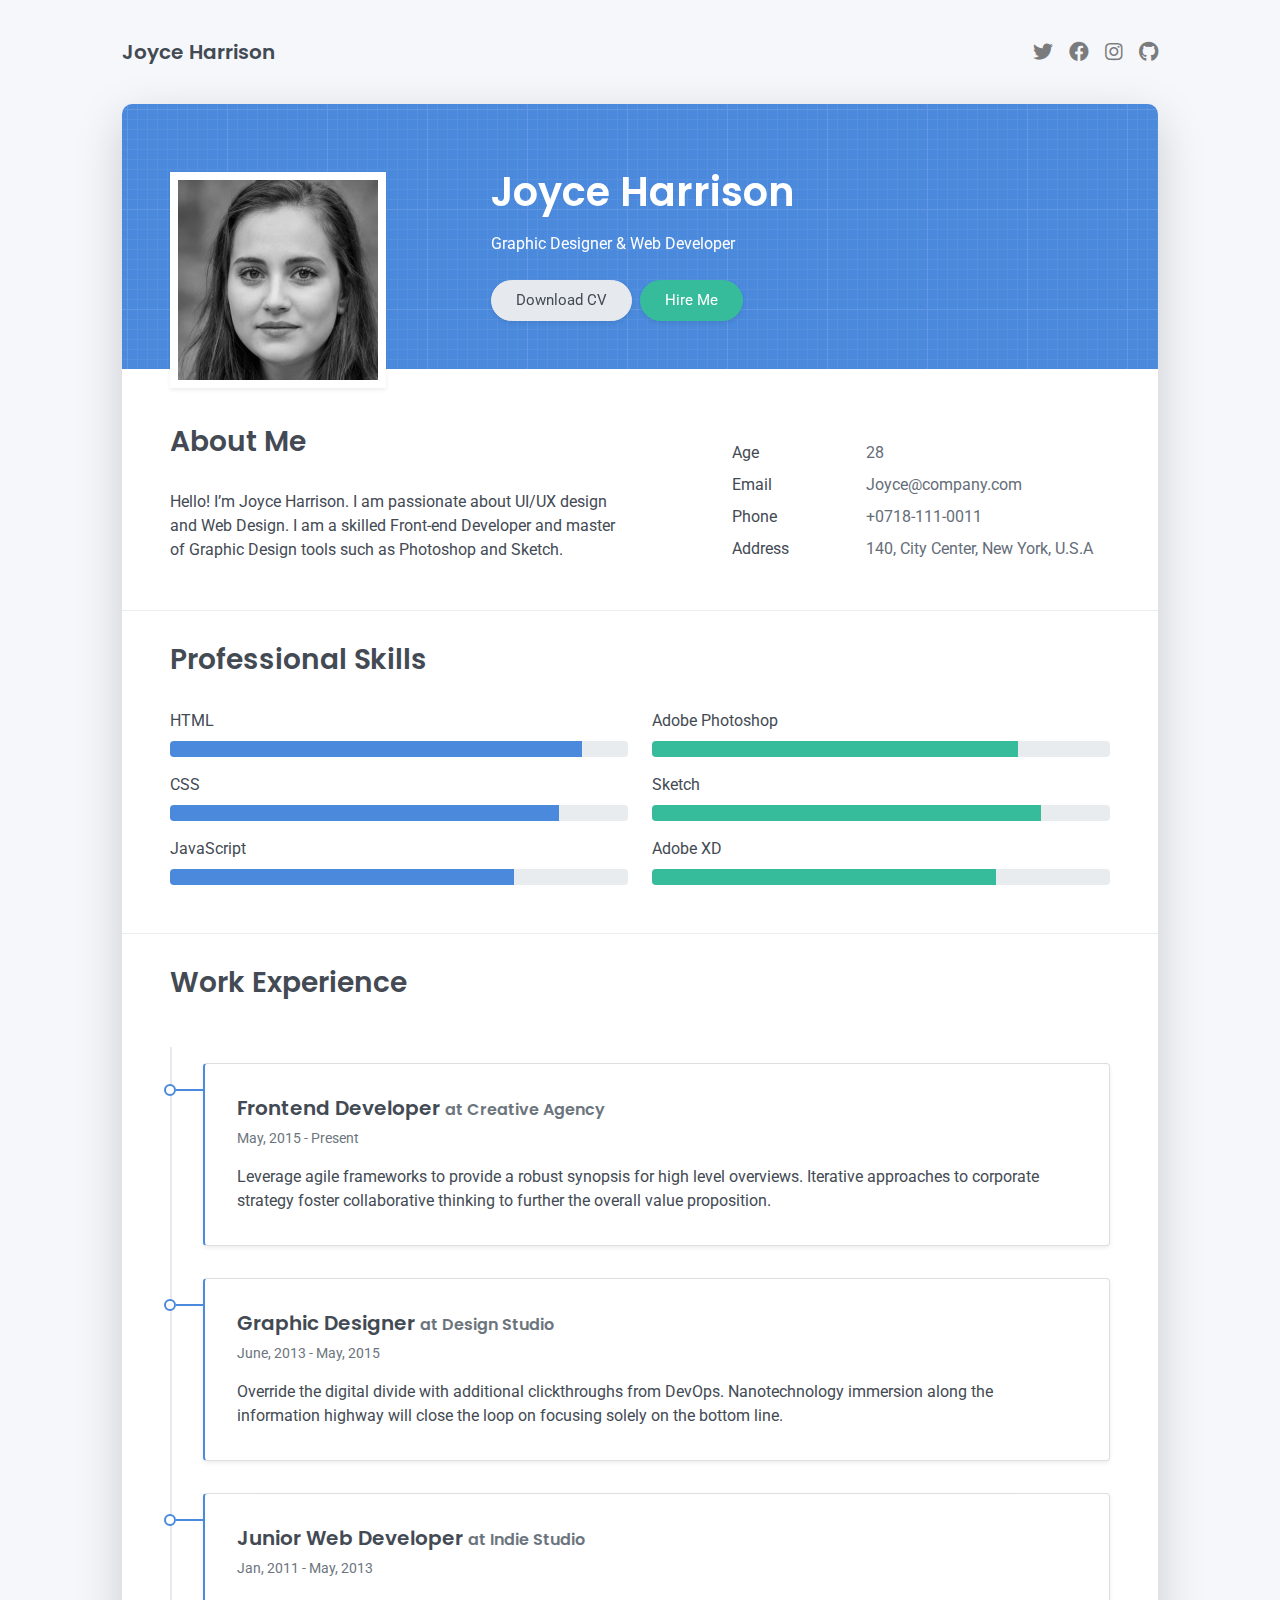
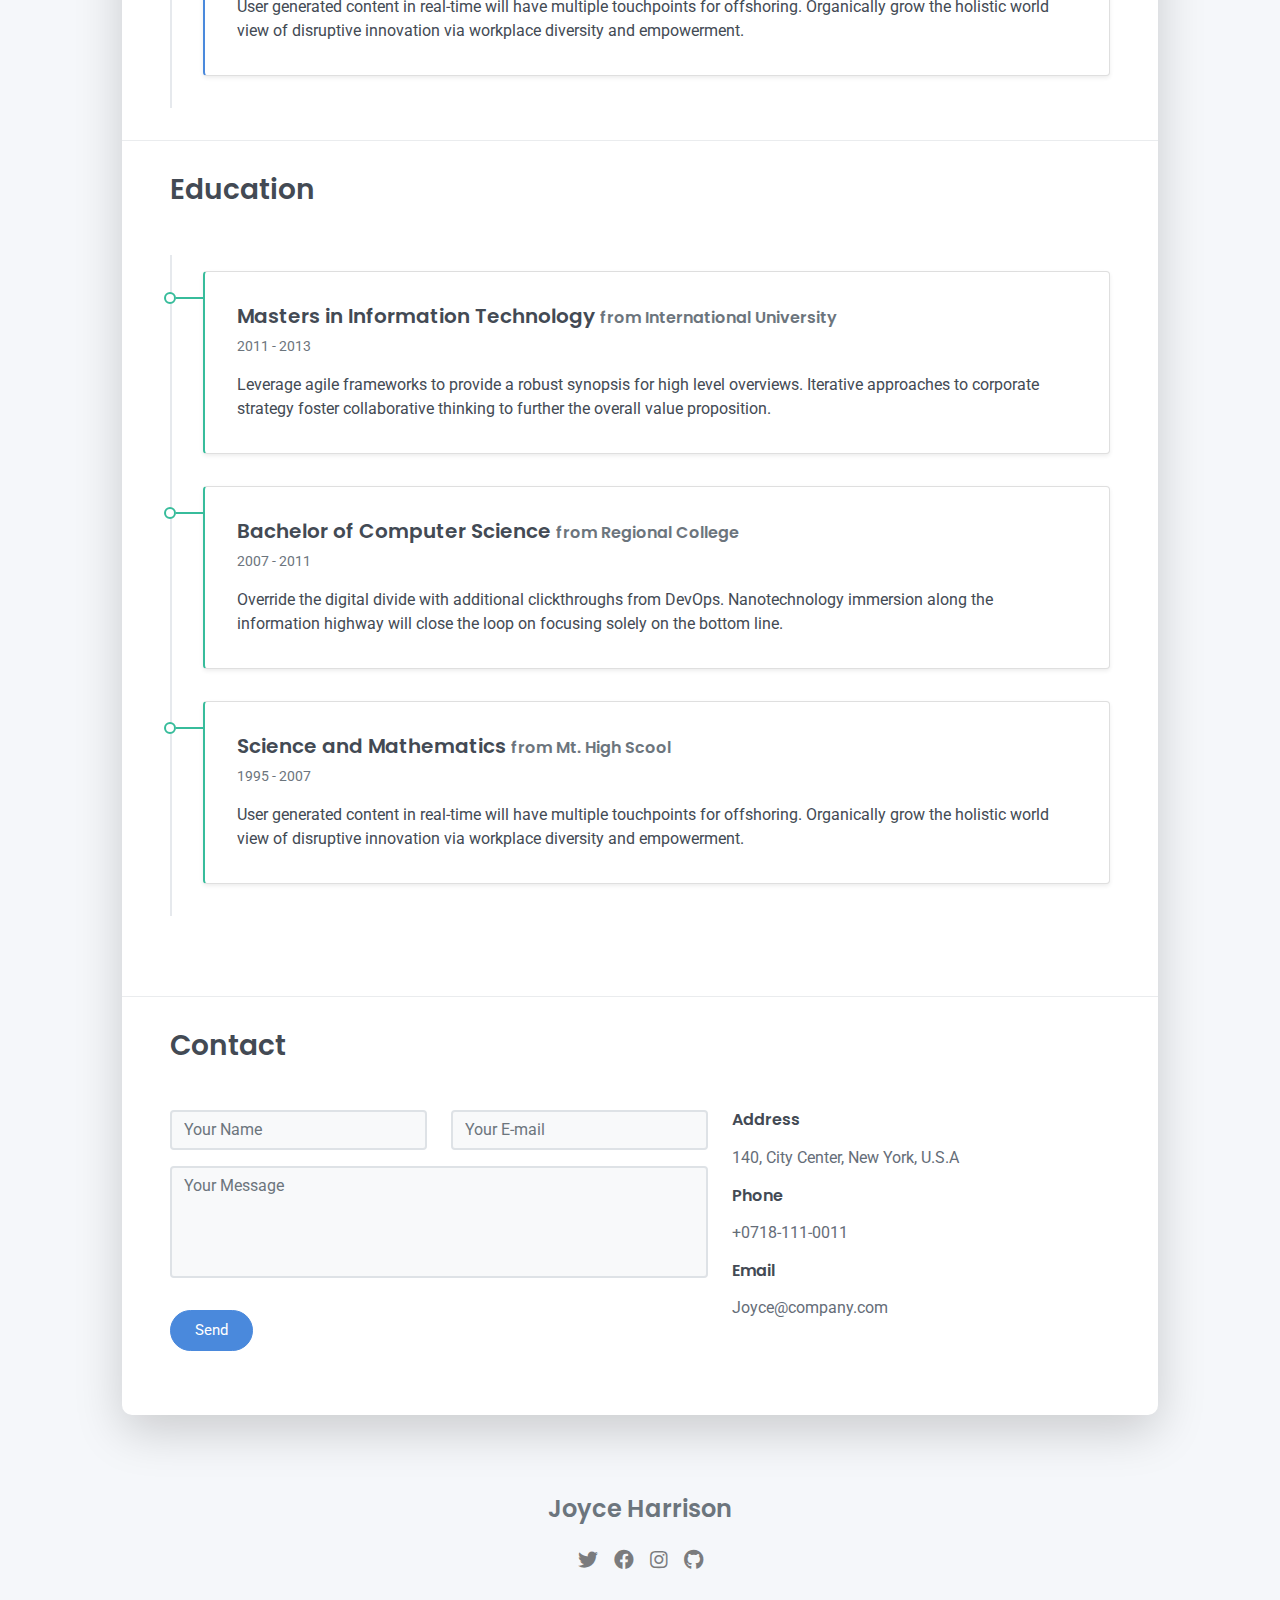
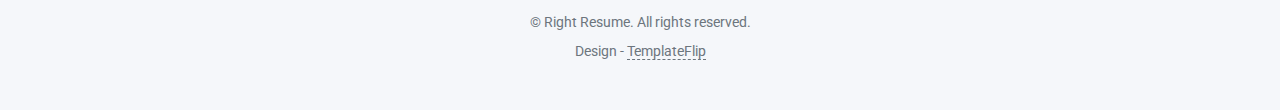
<file: CV_Bootstrap/index.html>
<!DOCTYPE html>
<html lang="en-US">
  <head>
    <meta charset="UTF-8">
    <meta http-equiv="X-UA-Compatible" content="IE=edge">
    <meta name="viewport" content="width=device-width, initial-scale=1">
    <title>Right Resume</title>
    <link rel="preconnect" href="https://fonts.gstatic.com" crossorigin="crossorigin"/>
    <link rel="preload" as="style" href="https://fonts.googleapis.com/css2?family=Poppins:wght@600&amp;family=Roboto:wght@300;400;500;700&amp;display=swap"/>
    <link rel="stylesheet" href="https://fonts.googleapis.com/css2?family=Poppins:wght@600&amp;family=Roboto:wght@300;400;500;700&amp;display=swap" media="print" onload="this.media='all'"/>
    <noscript>
      <link rel="stylesheet" href="https://fonts.googleapis.com/css2?family=Poppins:wght@600&amp;family=Roboto:wght@300;400;500;700&amp;display=swap"/>
    </noscript>
    <link href="css/font-awesome/css/all.min.css?ver=1.2.0" rel="stylesheet">
    <link href="css/bootstrap.min.css?ver=1.2.0" rel="stylesheet">
    <link href="css/aos.css?ver=1.2.0" rel="stylesheet">
    <link href="css/main.css?ver=1.2.0" rel="stylesheet">
    <noscript>
      <style type="text/css">
        [data-aos] {
            opacity: 1 !important;
            transform: translate(0) scale(1) !important;
        }
      </style>
    </noscript>
  </head>
  <body id="top">
    <header class="d-print-none">
      <div class="container text-center text-lg-left">
        <div class="py-3 clearfix">
          <h1 class="site-title mb-0">Joyce Harrison</h1>
          <div class="site-nav">
            <nav role="navigation">
              <ul class="nav justify-content-center">
                <li class="nav-item"><a class="nav-link" href="https://twitter.com/templateflip" title="Twitter"><i class="fab fa-twitter"></i><span class="menu-title sr-only">Twitter</span></a>
                </li>
                <li class="nav-item"><a class="nav-link" href="https://www.facebook.com/templateflip" title="Facebook"><i class="fab fa-facebook"></i><span class="menu-title sr-only">Facebook</span></a>
                </li>
                <li class="nav-item"><a class="nav-link" href="https://www.instagram.com/templateflip" title="Instagram"><i class="fab fa-instagram"></i><span class="menu-title sr-only">Instagram</span></a>
                </li>
                <li class="nav-item"><a class="nav-link" href="https://github.com/templateflip" title="Github"><i class="fab fa-github"></i><span class="menu-title sr-only">Github</span></a>
                </li>
              </ul>
            </nav>
          </div>
        </div>
      </div>
    </header>
    <div class="page-content">
      <div class="container">
<div class="cover shadow-lg bg-white">
  <div class="cover-bg p-3 p-lg-4 text-white">
    <div class="row">
      <div class="col-lg-4 col-md-5">
        <div class="avatar hover-effect bg-white shadow-sm p-1"><img src="images/avatar.jpg" width="200" height="200"/></div>
      </div>
      <div class="col-lg-8 col-md-7 text-center text-md-start">
        <h2 class="h1 mt-2" data-aos="fade-left" data-aos-delay="0">Joyce Harrison</h2>
        <p data-aos="fade-left" data-aos-delay="100">Graphic Designer & Web Developer</p>
        <div class="d-print-none" data-aos="fade-left" data-aos-delay="200"><a class="btn btn-light text-dark shadow-sm mt-1 me-1" href="#" target="_blank">Download CV</a><a class="btn btn-success shadow-sm mt-1" href="#contact">Hire Me</a></div>
      </div>
    </div>
  </div>
  <div class="about-section pt-4 px-3 px-lg-4 mt-1">
    <div class="row">
      <div class="col-md-6">
        <h2 class="h3 mb-3">About Me</h2>
        <p>Hello! I’m Joyce Harrison. I am passionate about UI/UX design and Web Design. I am a skilled Front-end Developer and master of Graphic Design tools such as Photoshop and Sketch.</p>
      </div>
      <div class="col-md-5 offset-md-1">
        <div class="row mt-2">
          <div class="col-sm-4">
            <div class="pb-1">Age</div>
          </div>
          <div class="col-sm-8">
            <div class="pb-1 text-secondary">28</div>
          </div>
          <div class="col-sm-4">
            <div class="pb-1">Email</div>
          </div>
          <div class="col-sm-8">
            <div class="pb-1 text-secondary">Joyce@company.com</div>
          </div>
          <div class="col-sm-4">
            <div class="pb-1">Phone</div>
          </div>
          <div class="col-sm-8">
            <div class="pb-1 text-secondary">+0718-111-0011</div>
          </div>
          <div class="col-sm-4">
            <div class="pb-1">Address</div>
          </div>
          <div class="col-sm-8">
            <div class="pb-1 text-secondary">140, City Center, New York, U.S.A</div>
          </div>
        </div>
      </div>
    </div>
  </div>
  <hr class="d-print-none"/>
  <div class="skills-section px-3 px-lg-4">
    <h2 class="h3 mb-3">Professional Skills</h2>
    <div class="row">
      <div class="col-md-6">
        <div class="mb-2"><span>HTML</span>
          <div class="progress my-1">
            <div class="progress-bar bg-primary" role="progressbar" data-aos="zoom-in-right" data-aos-delay="100" data-aos-anchor=".skills-section" style="width: 90%" aria-valuenow="90" aria-valuemin="0" aria-valuemax="100"></div>
          </div>
        </div>
        <div class="mb-2"><span>CSS</span>
          <div class="progress my-1">
            <div class="progress-bar bg-primary" role="progressbar" data-aos="zoom-in-right" data-aos-delay="200" data-aos-anchor=".skills-section" style="width: 85%" aria-valuenow="85" aria-valuemin="0" aria-valuemax="100"></div>
          </div>
        </div>
        <div class="mb-2"><span>JavaScript</span>
          <div class="progress my-1">
            <div class="progress-bar bg-primary" role="progressbar" data-aos="zoom-in-right" data-aos-delay="300" data-aos-anchor=".skills-section" style="width: 75%" aria-valuenow="75" aria-valuemin="0" aria-valuemax="100"></div>
          </div>
        </div>
      </div>
      <div class="col-md-6">
        <div class="mb-2"><span>Adobe Photoshop</span>
          <div class="progress my-1">
            <div class="progress-bar bg-success" role="progressbar" data-aos="zoom-in-right" data-aos-delay="400" data-aos-anchor=".skills-section" style="width: 80%" aria-valuenow="90" aria-valuemin="0" aria-valuemax="100"></div>
          </div>
        </div>
        <div class="mb-2"><span>Sketch</span>
          <div class="progress my-1">
            <div class="progress-bar bg-success" role="progressbar" data-aos="zoom-in-right" data-aos-delay="500" data-aos-anchor=".skills-section" style="width: 85%" aria-valuenow="85" aria-valuemin="0" aria-valuemax="100"></div>
          </div>
        </div>
        <div class="mb-2"><span>Adobe XD</span>
          <div class="progress my-1">
            <div class="progress-bar bg-success" role="progressbar" data-aos="zoom-in-right" data-aos-delay="600" data-aos-anchor=".skills-section" style="width: 75%" aria-valuenow="75" aria-valuemin="0" aria-valuemax="100"></div>
          </div>
        </div>
      </div>
    </div>
  </div>
  <hr class="d-print-none"/>
  <div class="work-experience-section px-3 px-lg-4">
    <h2 class="h3 mb-4">Work Experience</h2>
    <div class="timeline">
      <div class="timeline-card timeline-card-primary card shadow-sm">
        <div class="card-body">
          <div class="h5 mb-1">Frontend Developer <span class="text-muted h6">at Creative Agency</span></div>
          <div class="text-muted text-small mb-2">May, 2015 - Present</div>
          <div>Leverage agile frameworks to provide a robust synopsis for high level overviews. Iterative approaches to corporate strategy foster collaborative thinking to further the overall value proposition.</div>
        </div>
      </div>
      <div class="timeline-card timeline-card-primary card shadow-sm">
        <div class="card-body">
          <div class="h5 mb-1">Graphic Designer <span class="text-muted h6">at Design Studio</span></div>
          <div class="text-muted text-small mb-2">June, 2013 - May, 2015</div>
          <div>Override the digital divide with additional clickthroughs from DevOps. Nanotechnology immersion along the information highway will close the loop on focusing solely on the bottom line.</div>
        </div>
      </div>
      <div class="timeline-card timeline-card-primary card shadow-sm">
        <div class="card-body">
          <div class="h5 mb-1">Junior Web Developer <span class="text-muted h6">at Indie Studio</span></div>
          <div class="text-muted text-small mb-2">Jan, 2011 - May, 2013</div>
          <div>User generated content in real-time will have multiple touchpoints for offshoring. Organically grow the holistic world view of disruptive innovation via workplace diversity and empowerment.</div>
        </div>
      </div>
    </div>
  </div>
  <hr class="d-print-none"/>
  <div class="page-break"></div>
  <div class="education-section px-3 px-lg-4 pb-4">
    <h2 class="h3 mb-4">Education</h2>
    <div class="timeline">
      <div class="timeline-card timeline-card-success card shadow-sm">
        <div class="card-body">
          <div class="h5 mb-1">Masters in Information Technology <span class="text-muted h6">from International University</span></div>
          <div class="text-muted text-small mb-2">2011 - 2013</div>
          <div>Leverage agile frameworks to provide a robust synopsis for high level overviews. Iterative approaches to corporate strategy foster collaborative thinking to further the overall value proposition.</div>
        </div>
      </div>
      <div class="timeline-card timeline-card-success card shadow-sm">
        <div class="card-body">
          <div class="h5 mb-1">Bachelor of Computer Science <span class="text-muted h6">from Regional College</span></div>
          <div class="text-muted text-small mb-2">2007 - 2011</div>
          <div>Override the digital divide with additional clickthroughs from DevOps. Nanotechnology immersion along the information highway will close the loop on focusing solely on the bottom line.</div>
        </div>
      </div>
      <div class="timeline-card timeline-card-success card shadow-sm">
        <div class="card-body">
          <div class="h5 mb-1">Science and Mathematics <span class="text-muted h6">from Mt. High Scool</span></div>
          <div class="text-muted text-small mb-2">1995 - 2007</div>
          <div>User generated content in real-time will have multiple touchpoints for offshoring. Organically grow the holistic world view of disruptive innovation via workplace diversity and empowerment.</div>
        </div>
      </div>
    </div>
  </div>
  <hr class="d-print-none"/>
  <div class="contant-section px-3 px-lg-4 pb-4" id="contact">
    <h2 class="h3 text mb-3">Contact</h2>
    <div class="row">
      <div class="col-md-7 d-print-none">
        <div class="my-2"><form action="https://formspree.io/your@email.com"
    method="POST">
  <div class="row">
    <div class="col-6">
      <input class="form-control" type="text" id="name" name="name" placeholder="Your Name" required>
    </div>
    <div class="col-6">
      <input class="form-control" type="email" id="email" name="_replyto" placeholder="Your E-mail" required>
    </div>
  </div>
  <div class="form-group my-2">
    <textarea class="form-control" style="resize: none;" id="message" name="message" rows="4"  placeholder="Your Message" required></textarea>
  </div>
  <button class="btn btn-primary mt-2" type="submit">Send</button>
</form>
        </div>
      </div>
      <div class="col">
        <div class="mt-2">
          <h3 class="h6">Address</h3>
          <div class="pb-2 text-secondary">140, City Center, New York, U.S.A</div>
          <h3 class="h6">Phone</h3>
          <div class="pb-2 text-secondary">+0718-111-0011</div>
          <h3 class="h6">Email</h3>
          <div class="pb-2 text-secondary">Joyce@company.com</div>
        </div>
      </div>
      <div class="col d-none d-print-block">
        <div class="mt-2">
          <div>
            <div class="mb-2">
              <div class="text-dark"><i class="fab fa-twitter mr-1"></i><span>https://twitter.com/templateflip</span>
              </div>
            </div>
            <div class="mb-2">
              <div class="text-dark"><i class="fab fa-facebook mr-1"></i><span>https://www.facebook.com/templateflip</span>
              </div>
            </div>
            <div class="mb-2">
              <div class="text-dark"><i class="fab fa-instagram mr-1"></i><span>https://www.instagram.com/templateflip</span>
              </div>
            </div>
            <div class="mb-2">
              <div class="text-dark"><i class="fab fa-github mr-1"></i><span>https://github.com/templateflip</span>
              </div>
            </div>
          </div>
        </div>
      </div>
    </div>
  </div>
</div></div>
    </div>
    <footer class="pt-4 pb-4 text-muted text-center d-print-none">
      <div class="container">
        <div class="my-3">
          <div class="h4">Joyce Harrison</div>
          <div class="footer-nav">
            <nav role="navigation">
              <ul class="nav justify-content-center">
                <li class="nav-item"><a class="nav-link" href="https://twitter.com/templateflip" title="Twitter"><i class="fab fa-twitter"></i><span class="menu-title sr-only">Twitter</span></a>
                </li>
                <li class="nav-item"><a class="nav-link" href="https://www.facebook.com/templateflip" title="Facebook"><i class="fab fa-facebook"></i><span class="menu-title sr-only">Facebook</span></a>
                </li>
                <li class="nav-item"><a class="nav-link" href="https://www.instagram.com/templateflip" title="Instagram"><i class="fab fa-instagram"></i><span class="menu-title sr-only">Instagram</span></a>
                </li>
                <li class="nav-item"><a class="nav-link" href="https://github.com/templateflip" title="Github"><i class="fab fa-github"></i><span class="menu-title sr-only">Github</span></a>
                </li>
              </ul>
            </nav>
          </div>
        </div>
        <div class="text-small">
          <div class="mb-1">&copy; Right Resume. All rights reserved.</div>
          <div>Design - <a href="https://templateflip.com/" target="_blank">TemplateFlip</a></div>
        </div>
      </div>
    </footer>
    <script src="scripts/bootstrap.bundle.min.js?ver=1.2.0"></script>
    <script src="scripts/aos.js?ver=1.2.0"></script>
    <script src="scripts/main.js?ver=1.2.0"></script>
  </body>
</html>
</file>
<file: CV_Bootstrap/css/main.css>
/* Buttons */
/* Inputs */
/* Timeline custom component */
.timeline {
  border-left: 2px solid #E6E9ED;
  padding: 1rem 0; }

.timeline-card {
  position: relative;
  margin-left: 31px;
  border-left: 2px solid;
  margin-bottom: 2rem; }

.timeline-card:last-child {
  margin-bottom: 1rem; }

.timeline-card:before {
  content: '';
  display: inline-block;
  position: absolute;
  background-color: #fff;
  border-radius: 10px;
  width: 12px;
  height: 12px;
  top: 20px;
  left: -41px;
  border: 2px solid;
  z-index: 2; }

.timeline-card:after {
  content: '';
  display: inline-block;
  position: absolute;
  background-color: currentColor;
  width: 29px;
  height: 2px;
  top: 25px;
  left: -29px;
  z-index: 1; }

.timeline-card-primary {
  border-left-color: #4A89DC; }

.timeline-card-primary:before {
  border-color: #4A89DC; }

.timeline-card-primary:after {
  background-color: #4A89DC; }

.timeline-card-success {
  border-left-color: #37BC9B; }

.timeline-card-success:before {
  border-color: #37BC9B; }

.timeline-card-success:after {
  background-color: #37BC9B; }

html {
  scroll-behavior: smooth; }

.site-title {
  font-size: 1.25rem;
  line-height: 2.5rem; }

.nav-link {
  padding: 0;
  font-size: 1.25rem;
  line-height: 2.5rem;
  color: rgba(0, 0, 0, 0.5); }

.nav-link:hover,
.nav-link:focus,
.active .nav-link {
  color: rgba(0, 0, 0, 0.8); }

.nav-item + .nav-item {
  margin-left: 1rem; }

.cover {
  border-radius: 10px; }

.cover-bg {
  background-color: #4A89DC;
  background-image: url("data:image/svg+xml,%3Csvg xmlns='http://www.w3.org/2000/svg' width='100' height='100' viewBox='0 0 100 100'%3E%3Cg fill-rule='evenodd'%3E%3Cg fill='%23ffffff' fill-opacity='0.12'%3E%3Cpath opacity='.5' d='M96 [base64] 0v-9h-9v9h9zm-10 0v-9h-9v9h9zm-10 0v-9h-9v9h9zm-10 0v-9h-9v9h9zm-10 0v-9h-9v9h9zm-10 0v-9h-9v9h9zm-10 0v-9h-9v9h9zm-10 0v-9h-9v9h9zm-9-10h9v-9h-9v9zm10 0h9v-9h-9v9zm10 0h9v-9h-9v9zm10 0h9v-9h-9v9zm10 0h9v-9h-9v9zm10 0h9v-9h-9v9zm10 0h9v-9h-9v9zm10 0h9v-9h-9v9zm9-10v-9h-9v9h9zm-10 0v-9h-9v9h9zm-10 0v-9h-9v9h9zm-10 0v-9h-9v9h9zm-10 0v-9h-9v9h9zm-10 0v-9h-9v9h9zm-10 0v-9h-9v9h9zm-10 0v-9h-9v9h9zm-9-10h9v-9h-9v9zm10 0h9v-9h-9v9zm10 0h9v-9h-9v9zm10 0h9v-9h-9v9zm10 0h9v-9h-9v9zm10 0h9v-9h-9v9zm10 0h9v-9h-9v9zm10 0h9v-9h-9v9zm9-10v-9h-9v9h9zm-10 0v-9h-9v9h9zm-10 0v-9h-9v9h9zm-10 0v-9h-9v9h9zm-10 0v-9h-9v9h9zm-10 0v-9h-9v9h9zm-10 0v-9h-9v9h9zm-10 0v-9h-9v9h9zm-9-10h9v-9h-9v9zm10 0h9v-9h-9v9zm10 0h9v-9h-9v9zm10 0h9v-9h-9v9zm10 0h9v-9h-9v9zm10 0h9v-9h-9v9zm10 0h9v-9h-9v9zm10 0h9v-9h-9v9zm9-10v-9h-9v9h9zm-10 0v-9h-9v9h9zm-10 0v-9h-9v9h9zm-10 0v-9h-9v9h9zm-10 0v-9h-9v9h9zm-10 0v-9h-9v9h9zm-10 0v-9h-9v9h9zm-10 0v-9h-9v9h9zm-9-10h9v-9h-9v9zm10 0h9v-9h-9v9zm10 0h9v-9h-9v9zm10 0h9v-9h-9v9zm10 0h9v-9h-9v9zm10 0h9v-9h-9v9zm10 0h9v-9h-9v9zm10 0h9v-9h-9v9z'/%3E%3Cpath d='M6 5V0H5v5H0v1h5v94h1V6h94V5H6z'/%3E%3C/g%3E%3C/g%3E%3C/svg%3E");
  border-radius: 10px 10px 0 0; }

.avatar {
  max-width: 216px;
  max-height: 216px;
  margin-top: 20px;
  text-align: center;
  margin-left: auto;
  margin-right: auto; }

.avatar img {
  /* Safari 6.0 - 9.0 */
  filter: grayscale(100%); }

footer a:not(.nav-link) {
  color: inherit;
  border-bottom: 1px dashed;
  text-decoration: none;
  cursor: pointer; }

@media (min-width: 48em) {
  .site-title {
    float: left; }
  .site-nav {
    float: right; }
  .avatar {
    margin-bottom: -80px;
    margin-left: 0; } }

@media print {
  body {
    background-color: #fff; }
  .container {
    width: auto;
    max-width: 100%;
    padding: 0; }
  .cover, .cover-bg {
    border-radius: 0; }
  .cover.shadow-lg {
    box-shadow: none !important; }
  .cover-bg {
    padding: 5rem !important;
    padding-bottom: 10px !important; }
  .avatar {
    margin-top: -10px; }
  .about-section {
    padding: 6.5rem 5rem 2rem !important; }
  .skills-section,
  .work-experience-section,
  .education-section,
  .contant-section {
    padding: 1.5rem 5rem 2rem !important; }
  .page-break {
    padding-top: 5rem;
    page-break-before: always; } }
</file>
